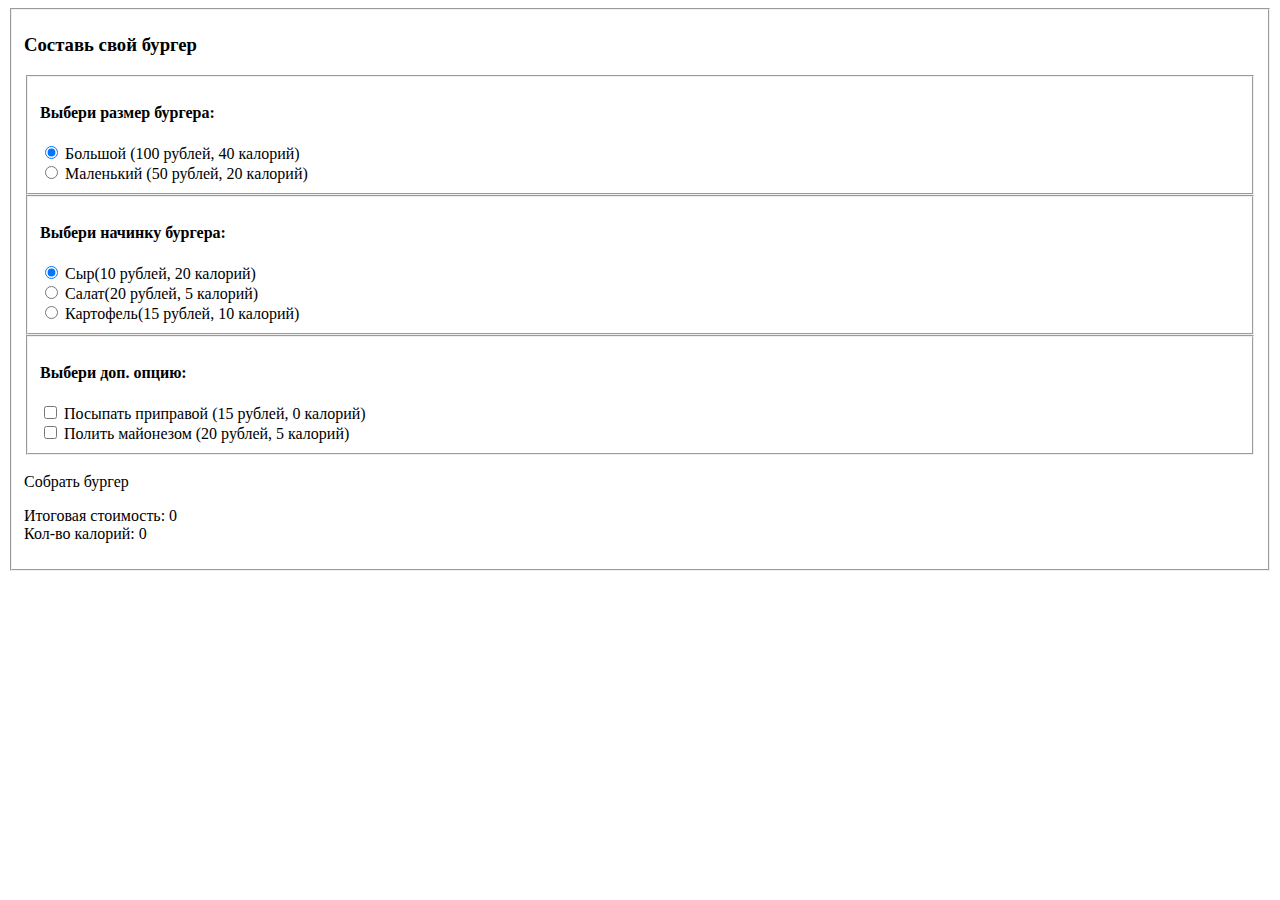
<file: createBurger_js/index.html>
<!DOCTYPE html>
<html lang="en">

<head>
	<meta charset="UTF-8">
	<meta http-equiv="X-UA-Compatible" content="IE=edge">
	<meta name="viewport" content="width=device-width, initial-scale=1.0">
	<title>Сборка бургера</title>
</head>

<body>
	<form action="#" id="hamburger-form">
		<fieldset id="hamburger-fieldset">
			<h3 id="hamburger-top">Составь свой бургер</h3>
			<fieldset class="hamburger-fieldset-inside">
				<h4>Выбери размер бургера:</h4>
				<input type="radio" name="size" id="bigburger" value="Big" class="hamburger-input" data-price="100"
					data-calories="40" checked>
				<label for="bigburger">Большой (100 рублей, 40 калорий)</label><br>
				<input type="radio" name="size" id="smallburger" value="Small" class="hamburger-input" data-price="50"
					data-calories="20">
				<label for="smallburger">Маленький (50 рублей, 20 калорий)</label>
			</fieldset>

			<fieldset class="hamburger-fieldset-inside">
				<h4>Выбери начинку бургера:</h4>
				<input type="radio" name="add" id="cheese" value="Cheese" class="hamburger-input" data-price="10"
					data-calories="20" checked>
				<label for="cheese">Сыр(10 рублей, 20 калорий)</label><br>
				<input type="radio" name="add" id="salad" value="Salad" class="hamburger-input" data-price="20"
					data-calories="5">
				<label for="salad">Салат(20 рублей, 5 калорий)</label><br>
				<input type="radio" name="add" id="potato" value="Potato" class="hamburger-input" data-price="15"
					data-calories="10">
				<label for="potato">Картофель(15 рублей, 10 калорий)</label>
			</fieldset>

			<fieldset class="hamburger-fieldset-inside">
				<h4>Выбери доп. опцию:</h4>
				<input type="checkbox" name="topings" id="seasoning" value="Spices" class="hamburger-input"
					data-price="15" data-calories="0">
				<label for="seasoning" checked>Посыпать приправой (15 рублей, 0 калорий)</label><br>
				<input type="checkbox" name="topings" id="mayonnaise" value="Mayonnaise" class="hamburger-input"
					data-price="20" data-calories="5">
				<label for="mayonnaise" checked>Полить майонезом (20 рублей, 5 калорий)</label>
			</fieldset><br>

			<div style="cursor: pointer;" id="check">Собрать бургер</div>

			<p id="result">Итоговая стоимость: <span id="price">0</span><br>
				Кол-во калорий: <span id="calories">0</span>
			</p>
		</fieldset>
	</form>
	<script src="burgerFactory.js"></script>
	<script>
		window.onload = () => {
			document.getElementById("check").addEventListener("click", () => {
				let burger = new Burger("size", "add", "topings");
				console.log(burger);
				burger.showSum("#price", "#calories");
			});
		}
	</script>
</body>

</html>
</file>
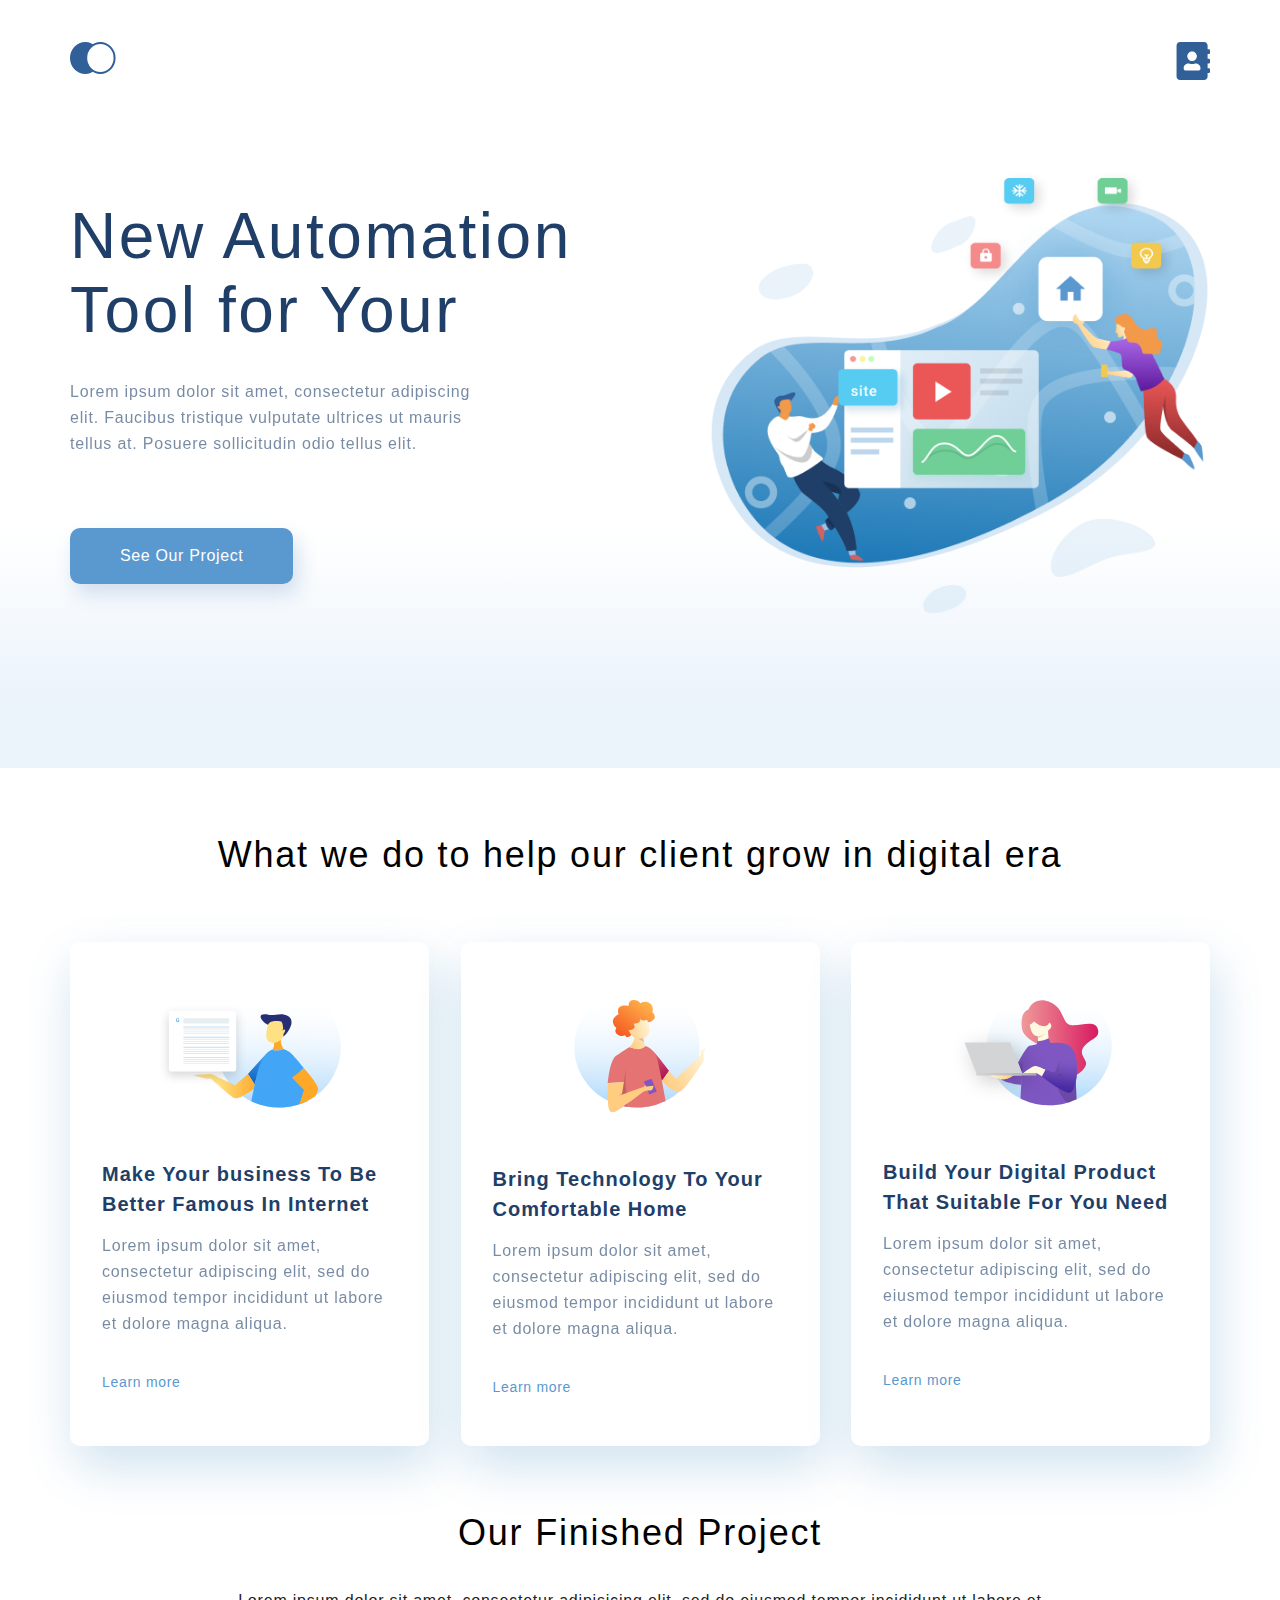
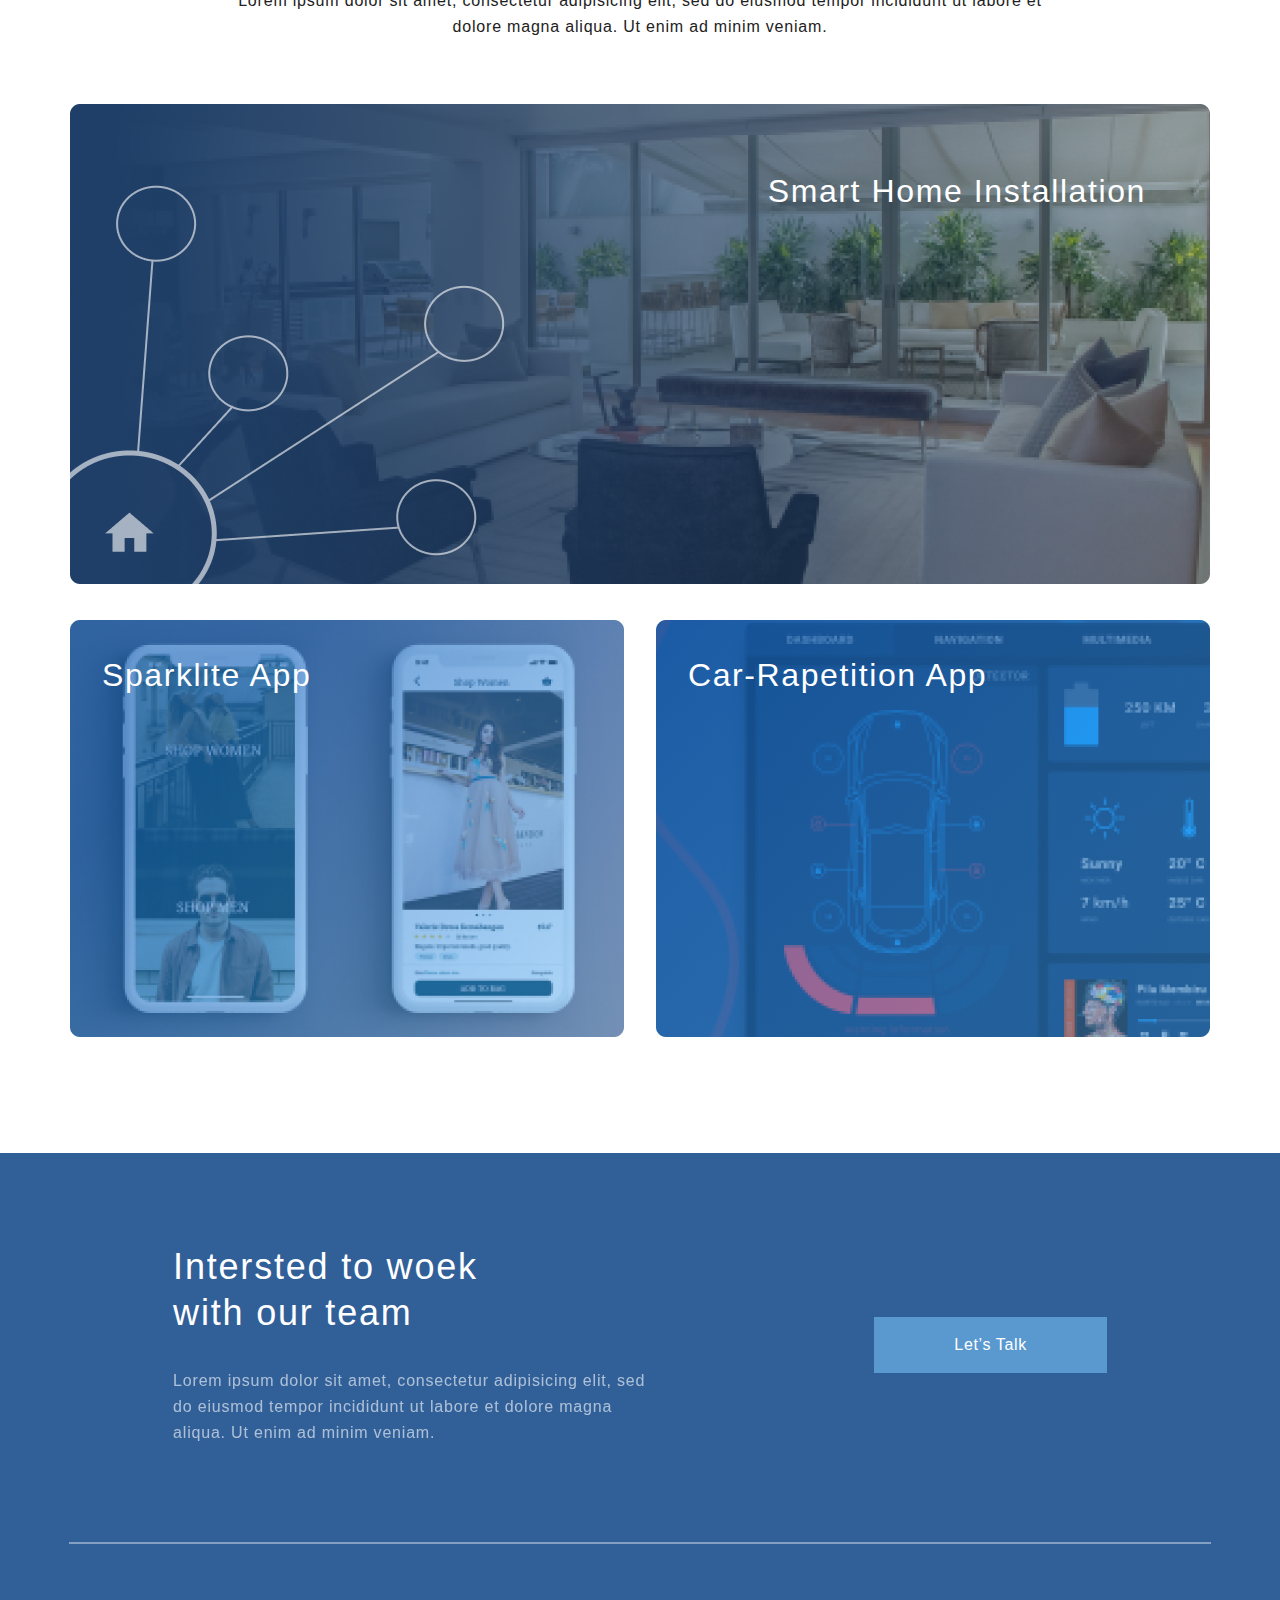
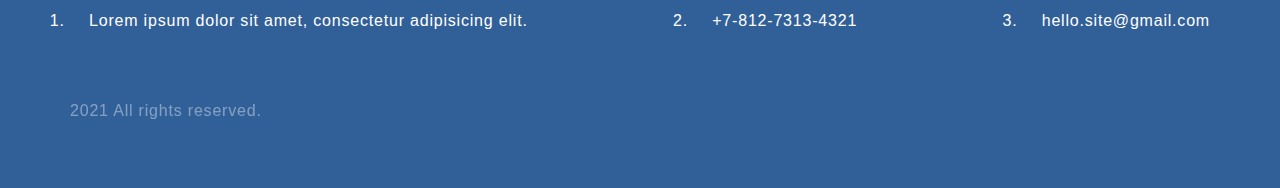
<file: Верстка 2-х страниц сайта/index.html>
<!DOCTYPE html>
<html lang="en">

<head>
    <meta charset="UTF-8">
    <meta http-equiv="X-UA-Compatible" content="IE=edge">
    <meta name="viewport" content="width=device-width, initial-scale=1.0">
    <title>Мой сайт</title>
    <link rel="stylesheet" href="style.css">
</head>

<body>
    <div class="top">
        <div class="container top__box">
            <ul class="header">
                <li><a href="index.html"><img src="images/logo_main.svg" alt="logo"></a></li>
                <li><a href="contacts.html"><img src="images/logo_contacts.svg" alt="contacts"></a></li>
            </ul>
            <div class="top_info">
                <h1 class="top__heading">New Automation Tool for Your</h1>
                <p class="text text_heading">Lorem ipsum dolor sit amet, consectetur adipiscing elit. Faucibus tristique
                    vulputate ultrices ut mauris tellus at. Posuere sollicitudin odio tellus elit.</p>
                <a href="#" class="top__button">See Our Project</a>
            </div>
        </div>
    </div>
    <div class="what-we-do container">
        <h3 class="heading">What we do to help our client grow in digital era</h3>
        <div class="card-box">
            <div class="card">
                <img class="card__img" src="images/card1.svg" alt="card 1">
                <h4 class="heading-mini">Make Your business To Be Better Famous In Internet</h4>
                <p class="text">Lorem ipsum dolor sit amet, consectetur adipiscing elit, sed do eiusmod tempor
                    incididunt ut labore et dolore magna aliqua. </p>
                <a href="#" class="card__link">Learn more</a>
            </div>
            <div class="card">
                <img class="card__img" src="images/card2.svg" alt="card 1">
                <h4 class="heading-mini">Bring Technology To Your Comfortable Home</h4>
                <p class="text">Lorem ipsum dolor sit amet, consectetur adipiscing elit, sed do eiusmod tempor
                    incididunt ut labore et dolore magna aliqua. </p>
                <a href="#" class="card__link">Learn more</a>
            </div>
            <div class="card">
                <img class="card__img" src="images/card3.svg" alt="card 1">
                <h4 class="heading-mini">Build Your Digital Product That Suitable For You Need</h4>
                <p class="text">Lorem ipsum dolor sit amet, consectetur adipiscing elit, sed do eiusmod tempor
                    incididunt ut labore et dolore magna aliqua. </p>
                <a href="#" class="card__link">Learn more</a>
            </div>
        </div>
    </div>
    <div class="project container">
        <h3 class="heading">Our Finished Project</h3>
        <p class="text text_project">Lorem ipsum dolor sit amet, consectetur adipisicing elit, sed do eiusmod tempor
            incididunt ut labore et dolore magna aliqua. Ut enim ad minim veniam.</p>
        <div class="project__item">
            <img class="project_img" src="images/Project-1.png" alt="photo">
            <p class="project__text">Smart Home Installation</p>
        </div>
        <div class="project_parent">
            <div class="project__item project__item_margin">
                <img class=" project_img" src="images/Project-2.png" alt="photo">
                <p class="project__text project__text_margin">Sparklite App</p>
            </div>
            <div class="project__item">
                <img class="project_img" src="images/Project-3.png" alt="photo">
                <p class="project__text project__text_margin">Car-Rapetition App</p>
            </div>
        </div>
    </div>
    <div class="footer">
        <div class="container">
            <div class="footer__top">
                <div class="footer__text">
                    <h3 class="heading footer_heading">Intersted to woek with our team</h3>
                    <p class="text text__footer">Lorem ipsum dolor sit amet, consectetur adipisicing elit, sed do
                        eiusmod tempor
                        incididunt ut labore et dolore magna aliqua. Ut enim ad minim veniam.</p>
                </div>
                <a href="" class="footer_button">Let’s Talk</a>
            </div>
        </div>
        <hr class="container">
        <div class="container">
            <div class="footer_bottom">
                <ol class="footer_info">
                    <li class="footer_list">Lorem ipsum dolor sit amet, consectetur adipisicing elit.</li>
                    <li class="footer_list">+7-812-7313-4321</li>
                    <li class="footer_list">hello.site@gmail.com</li>
                </ol>
                <div class="footer_copy">
                    <p class="text text_copy">2021 All rights reserved.</p>
                </div>
            </div>
        </div>
    </div>
</body>

</html>
</file>
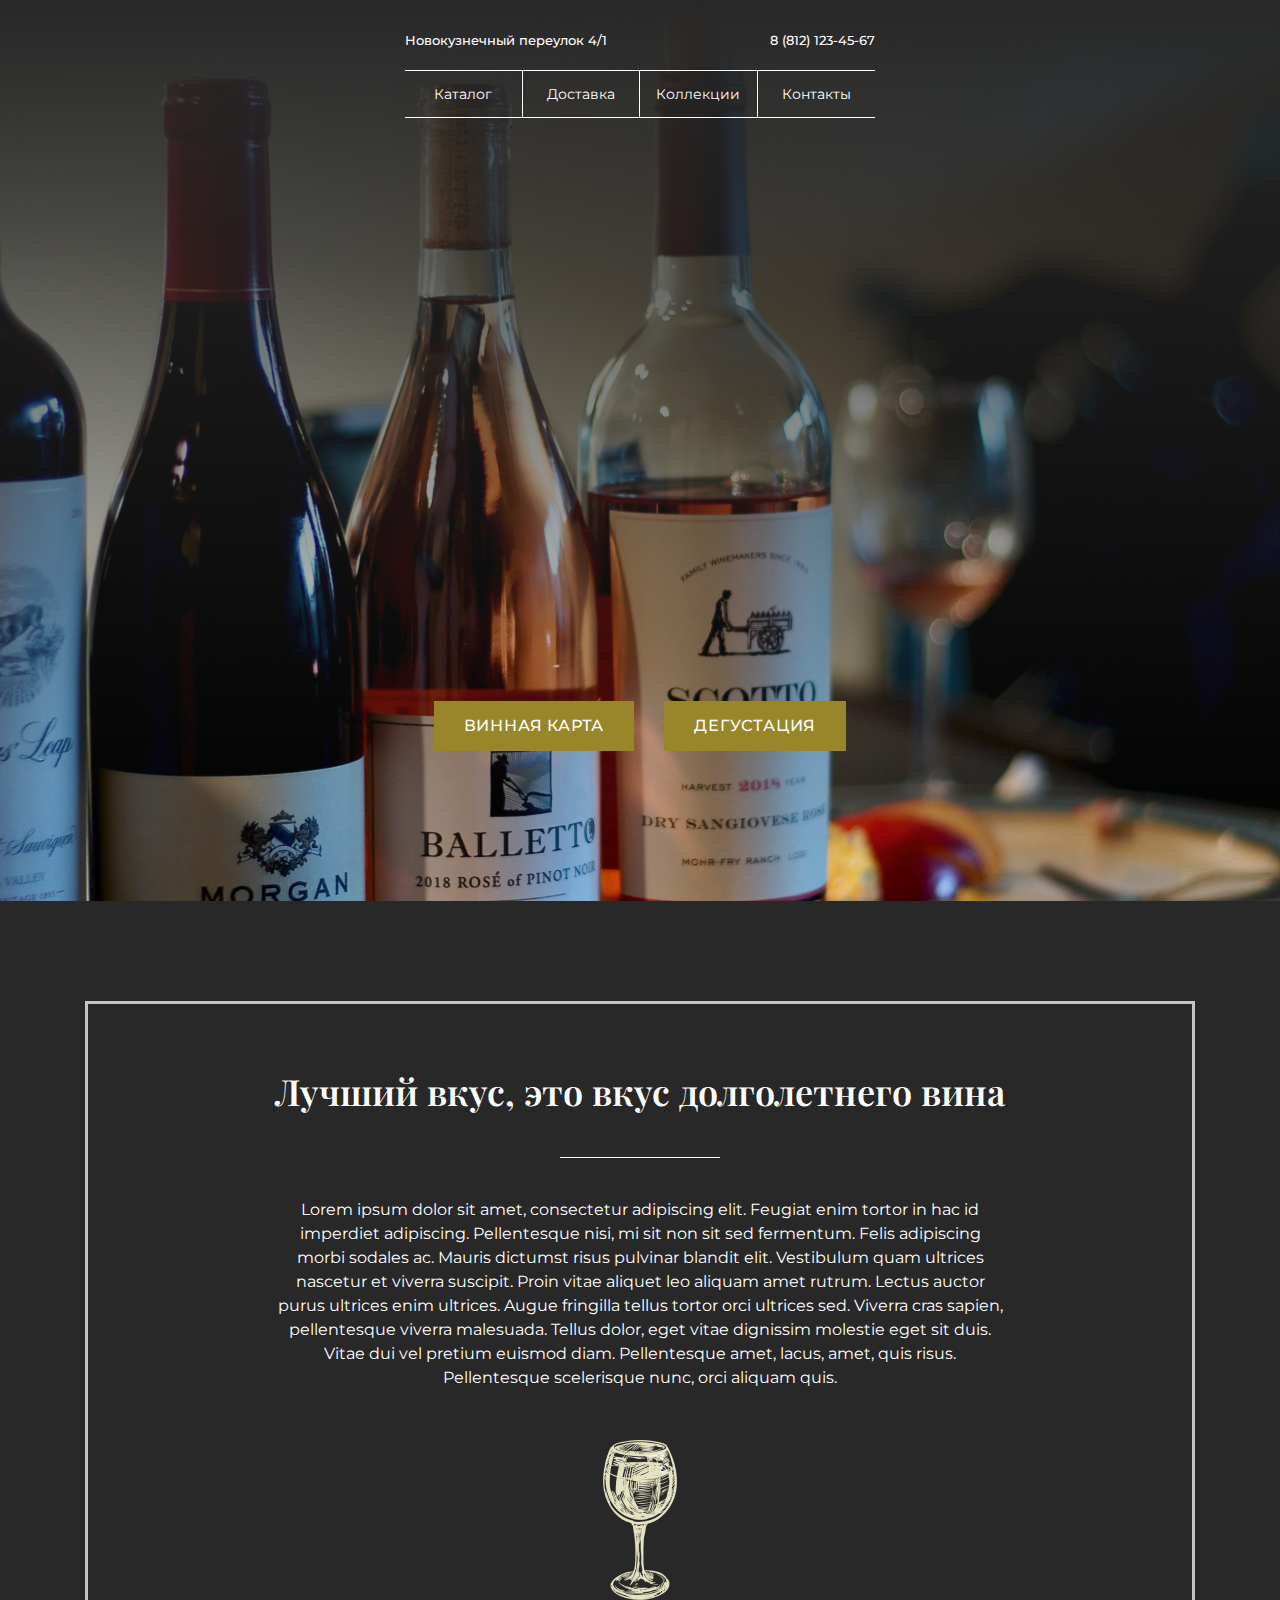
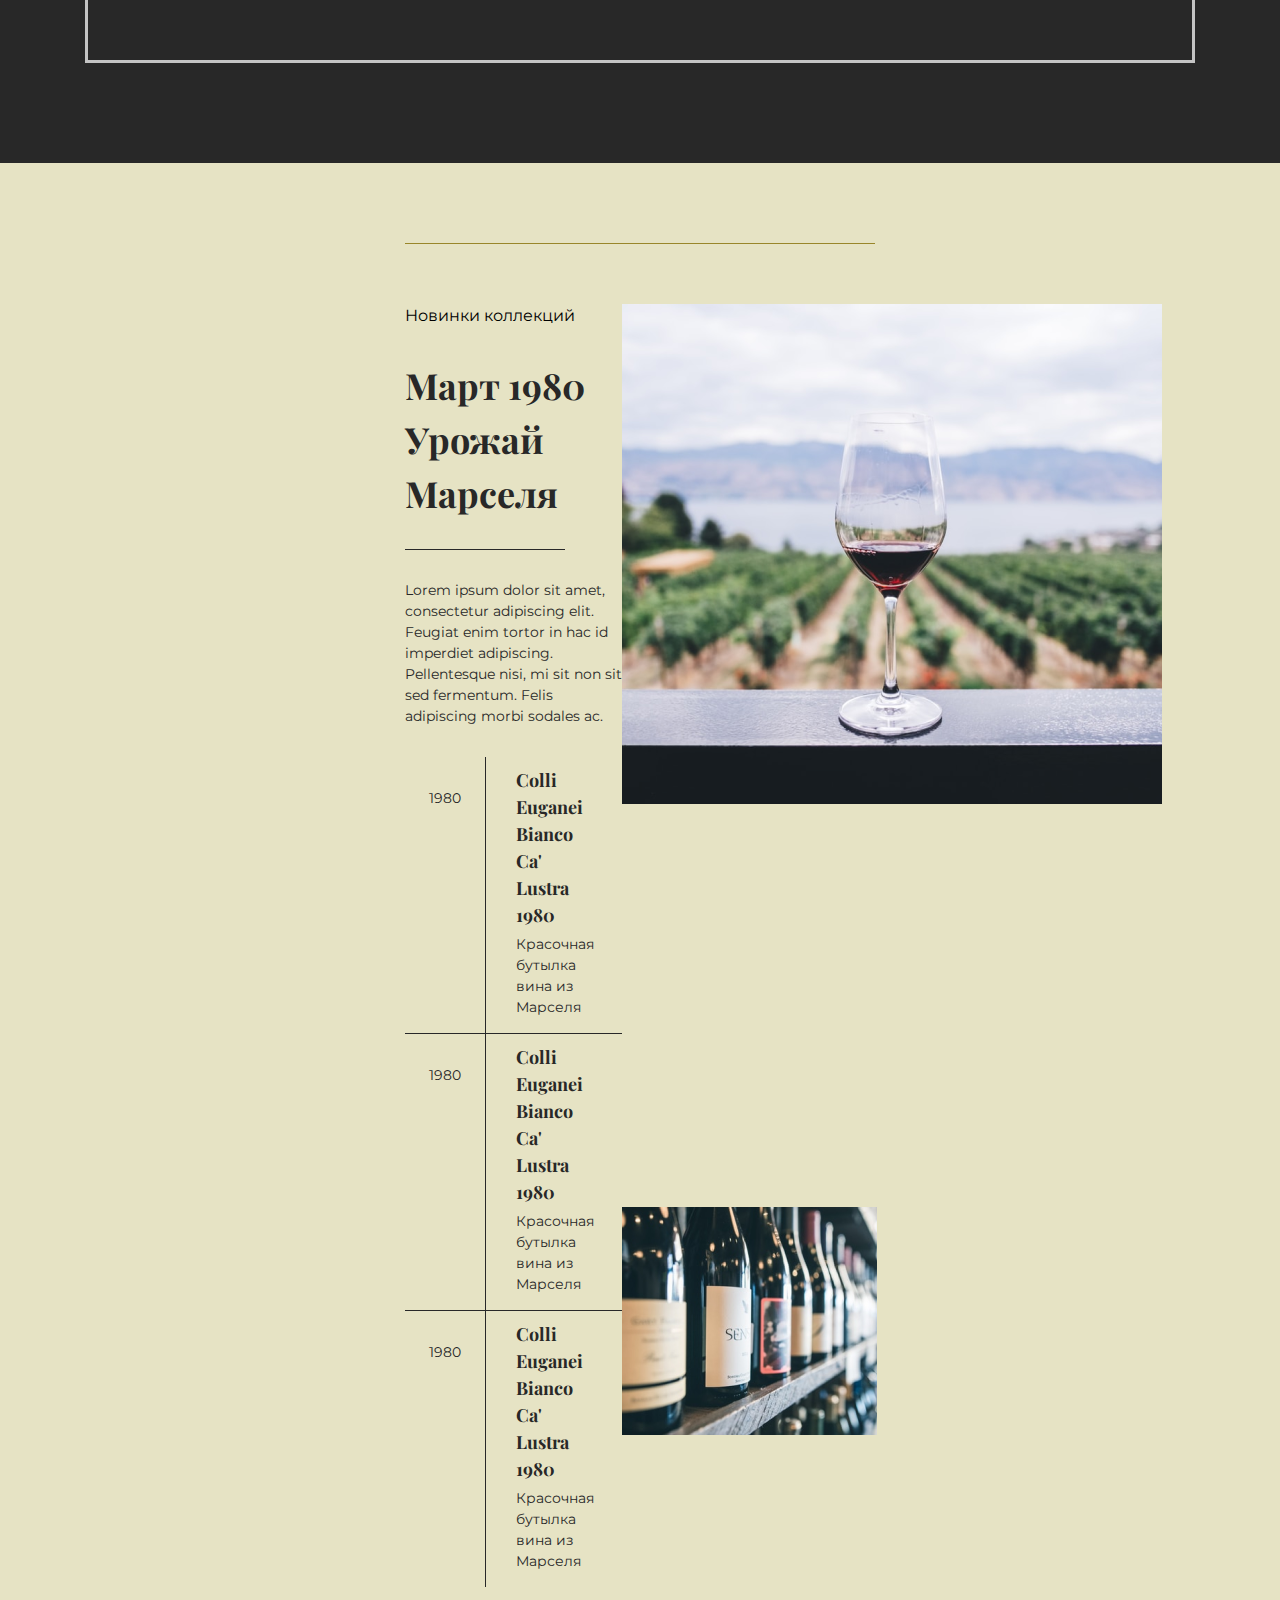
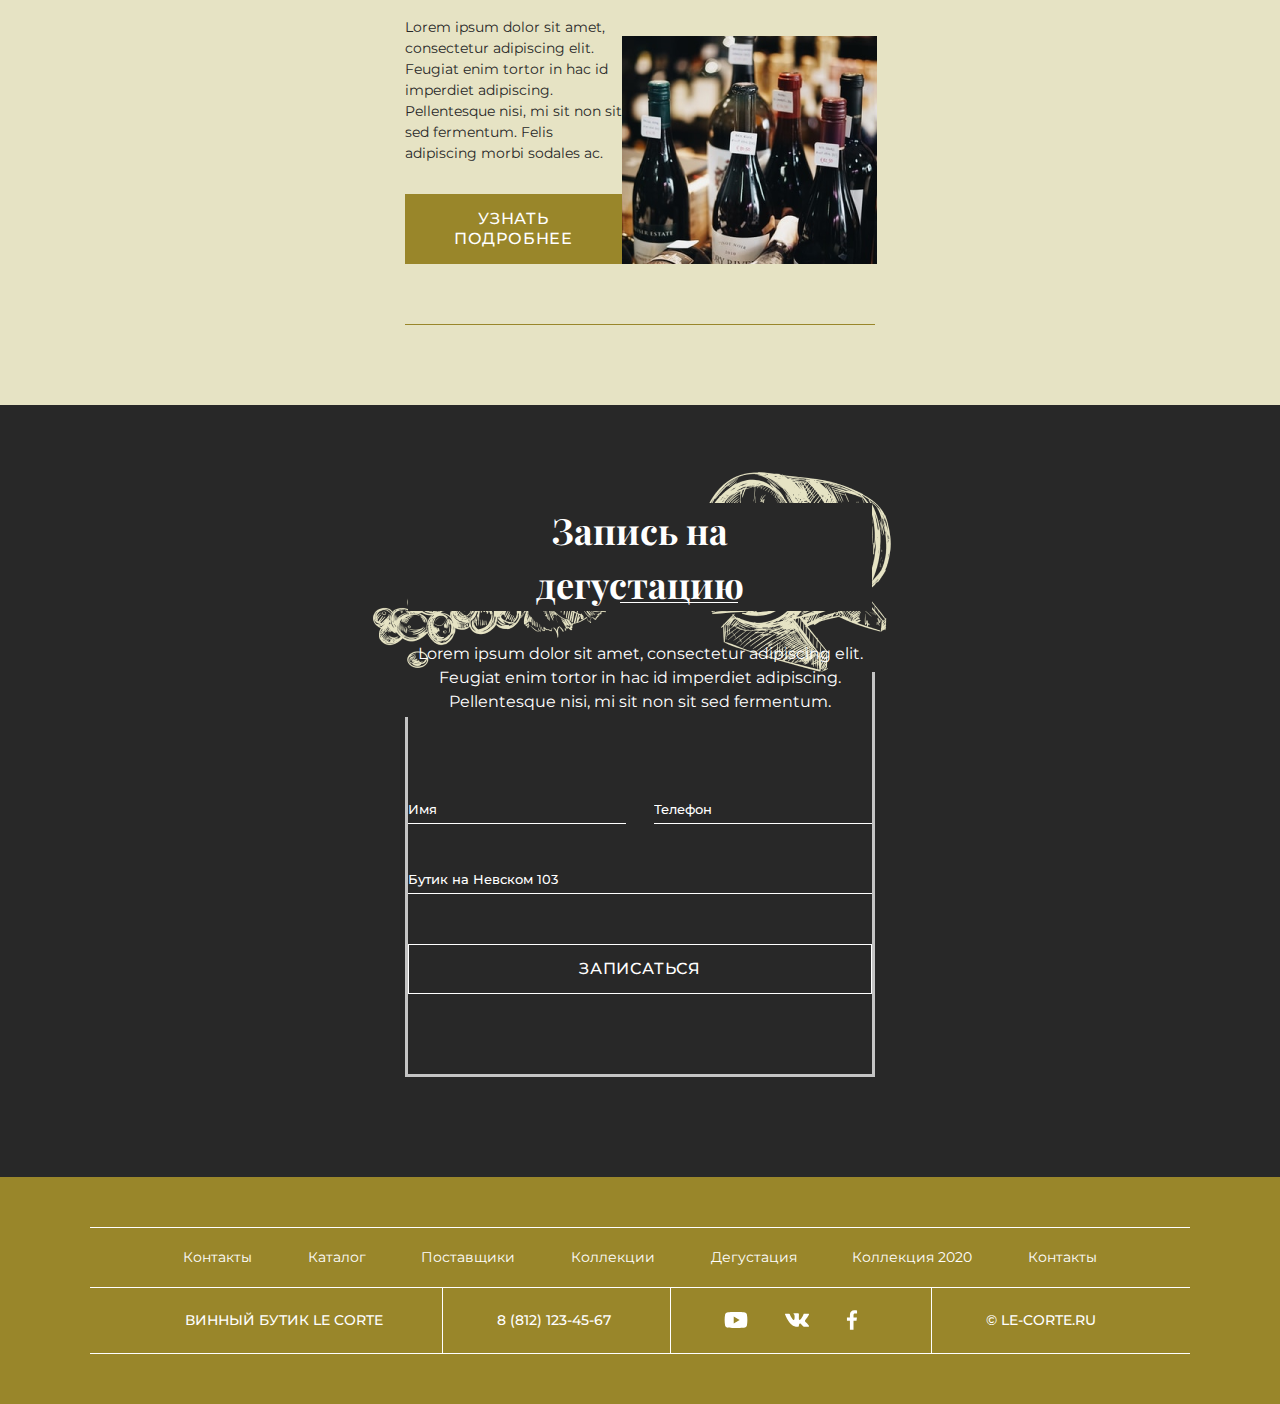
<file: Верстка сайта/Wine/index.html>
<!DOCTYPE html>
<html lang="en">

<head>
	<meta charset="UTF-8">
	<meta http-equiv="X-UA-Compatible" content="IE=edge">
	<meta name="viewport" content="width=device-width, initial-scale=1.0">
	<link rel="stylesheet" href="./css/style.css">
	<title>Wine</title>
</head>

<body>
	<div class="container">
		<header class="header">
			<span class="header__text">Новокузнечный переулок 4/1</span>
			<span class="header__text">8 (812) 123-45-67</span>
			<nav class="header__menu menu">
				<ul class="menu__list">
					<li class="menu__item"><a class="menu__link" href="#">Каталог</a></li>
					<li class="menu__item"><a class="menu__link" href="#">Доставка</a></li>
					<li class="menu__item"><a class="menu__link" href="#">Коллекции</a></li>
					<li class="menu__item"><a class="menu__link" href="#">Контакты</a></li>
				</ul>
			</nav>
			<button class="header__btn">винная карта</button>
			<button class="header__btn">дегустация</button>
		</header>
		<main class="main">
			<section class="article">
				<div class="article__wrp">
					<h2 class="article__title">Лучший вкус, это вкус долголетнего вина</h2>
					<p class="article__text">Lorem ipsum dolor sit amet, consectetur adipiscing elit. Feugiat enim tortor in hac
						id imperdiet adipiscing. Pellentesque nisi, mi sit non sit sed fermentum. Felis adipiscing morbi sodales ac.
						Mauris dictumst risus pulvinar blandit elit. Vestibulum quam ultrices nascetur et viverra suscipit. Proin
						vitae aliquet leo aliquam amet rutrum. Lectus auctor purus ultrices enim ultrices. Augue fringilla tellus
						tortor orci ultrices sed. Viverra cras sapien, pellentesque viverra malesuada. Tellus dolor, eget vitae
						dignissim molestie eget sit duis. Vitae dui vel pretium euismod diam. Pellentesque amet, lacus, amet, quis
						risus. Pellentesque scelerisque nunc, orci aliquam quis.</p>
					<div class="article__img"></div>
				</div>
			</section>
			<section class="collection">
				<div class="collection__container">
					<article class="collection__article wine">
						<span class="wine__caption">Новинки коллекций</span>
						<h2 class="wine__title">Март 1980 Урожай Марселя</h2>
						<p class="wine__text">Lorem ipsum dolor sit amet, consectetur adipiscing elit. Feugiat enim tortor in hac
							id imperdiet adipiscing. Pellentesque nisi, mi sit non sit sed fermentum. Felis adipiscing morbi sodales
							ac.</p>
						<ul class="wine__list">
							<li class="wine__item">
								<span class="item__year">1980</span>
								<div class="item__box">
									<h3 class="item__title">Colli Euganei Bianco Ca' Lustra 1980</h3>
									<div class="item__txt">Красочная бутылка вина из Марселя</div>
								</div>
							</li>
							<li class="wine__item">
								<span class="item__year">1980</span>
								<div class="item__box">
									<h3 class="item__title">Colli Euganei Bianco Ca' Lustra 1980</h3>
									<div class="item__txt">Красочная бутылка вина из Марселя</div>
								</div>
							</li>
							<li class="wine__item">
								<span class="item__year bot">1980</span>
								<div class="item__box bot">
									<h3 class=" item__title">Colli Euganei Bianco Ca' Lustra 1980</h3>
									<div class="item__txt">Красочная бутылка вина из Марселя</div>
								</div>
							</li>
						</ul>
						<p class="wine__text">Lorem ipsum dolor sit amet, consectetur adipiscing elit. Feugiat enim tortor in hac
							id imperdiet adipiscing. Pellentesque nisi, mi sit non sit sed fermentum. Felis adipiscing morbi sodales
							ac.</p>
						<button class="wine__btn">узнать подробнее</button>
					</article>
					<div class="collection__inner">
						<img src="./img/collection-glass.png" alt="a glass of wine" class="collection__inner-img" width="540"
							height="500">
						<img src="./img/collection-wineLeft.png" alt="wine" class="collection__inner-img" width="255" height="228">
						<img src="./img/collection-wine-right.png" alt="wine" class="collection__inner-img" width="255"
							height="228">
					</div>
				</div>
			</section>
			<section class="degustation">
				<div class="degustation__container">
					<div class="degustation__img-grape"></div>
					<div class="degustation__img-barrel"></div>
					<h2 class="degustation__title">Запись на дегустацию</h2>
					<p class="degustation__overview">Lorem ipsum dolor sit amet, consectetur adipiscing elit. Feugiat enim tortor
						in hac id imperdiet adipiscing. Pellentesque nisi, mi sit non sit sed fermentum. </p>
					<form action="#" class="degustation__form form">
						<input type="text" class="form__info" placeholder="Имя">
						<input type="phone" class="form__info" placeholder="Телефон">
						<input type="text" class="form__info adress" placeholder="Бутик на Невском 103">
						<input type="button" class="form__btn" value="Записаться">
					</form>
				</div>
			</section>
		</main>
		<footer class="footer">
			<div class="footer__container">
				<ul class="footer__menu-top">
					<li class="footer__menu-item"><a href="#" class="footer__menu-link">Контакты</a></li>
					<li class="footer__menu-item"><a href="#" class="footer__menu-link">Каталог</a></li>
					<li class="footer__menu-item"><a href="#" class="footer__menu-link">Поставщики</a></li>
					<li class="footer__menu-item"><a href="#" class="footer__menu-link">Коллекции</a></li>
					<li class="footer__menu-item"><a href="#" class="footer__menu-link">Дегустация</a></li>
					<li class="footer__menu-item"><a href="#" class="footer__menu-link">Коллекция 2020</a></li>
					<li class="footer__menu-item"><a href="#" class="footer__menu-link">Контакты</a></li>
				</ul>
				<ul class="footer__menu-bot">
					<li class="footer__menu-item border footer-bot">винный бутик LE CORTE</li>
					<li class="footer__menu-item border footer-bot">8 (812) 123-45-67</li>
					<li class="footer__menu-item border">
						<ul class="social">
							<li class="social__item">
								<a href="#" class="social__link">
									<svg class="social__icon" width="24" height="16" viewBox="0 0 24 16"
										xmlns="http://www.w3.org/2000/svg">
										<path
											d="M22.8956 2.52385C22.7662 2.04288 22.5126 1.60435 22.1604 1.25215C21.8082 0.899951 21.3697 0.646434 20.8888 0.516973C19.1175 0.0375978 12 0.0375977 12 0.0375977C12 0.0375977 4.8825 0.0375978 3.11125 0.516973C2.63028 0.646434 2.19175 0.899951 1.83955 1.25215C1.48735 1.60435 1.23384 2.04288 1.10438 2.52385C0.773644 4.33025 0.613149 6.1637 0.625001 8.0001C0.613149 9.83649 0.773644 11.6699 1.10438 13.4763C1.23384 13.9573 1.48735 14.3958 1.83955 14.748C2.19175 15.1002 2.63028 15.3538 3.11125 15.4832C4.8825 15.9626 12 15.9626 12 15.9626C12 15.9626 19.1175 15.9626 20.8888 15.4832C21.3697 15.3538 21.8082 15.1002 22.1604 14.748C22.5126 14.3958 22.7662 13.9573 22.8956 13.4763C23.2264 11.6699 23.3869 9.83649 23.375 8.0001C23.3869 6.1637 23.2264 4.33025 22.8956 2.52385ZM9.725 11.4126V4.5876L15.6319 8.0001L9.725 11.4126Z" />
									</svg>
								</a>
							</li>
							<li class="social__item">
								<a href="#" class="social__link">
									<svg class="social__icon" width="24" height="14" viewBox="0 0 24 14"
										xmlns="http://www.w3.org/2000/svg">
										<path clip-rule="evenodd"
											d="M21.3624 9.75765C21.3624 9.75765 23.3028 11.6741 23.7828 12.5609C23.7921 12.5736 23.7994 12.5878 23.8044 12.6029C24 12.9305 24.048 13.1873 23.952 13.3769C23.79 13.6901 23.2416 13.8473 23.0556 13.8605H19.626C19.3872 13.8605 18.8904 13.7981 18.2856 13.3805C17.8236 13.0577 17.364 12.5261 16.9188 12.0065C16.254 11.2349 15.6792 10.5653 15.0972 10.5653C15.0237 10.5651 14.9507 10.5773 14.8812 10.6013C14.4408 10.7405 13.8816 11.3681 13.8816 13.0397C13.8816 13.5629 13.4688 13.8605 13.1796 13.8605H11.6088C11.0736 13.8605 8.28719 13.6733 5.81639 11.0681C2.78879 7.87845 0.069586 1.48005 0.043186 1.42365C-0.126014 1.00965 0.229186 0.784049 0.613186 0.784049H4.07639C4.54079 0.784049 4.69199 1.06485 4.79759 1.31685C4.91999 1.60605 5.37359 2.76285 6.11759 4.06245C7.32239 6.17685 8.06279 7.03725 8.65439 7.03725C8.76553 7.03758 8.8748 7.0086 8.97119 6.95325C9.74399 6.52845 9.59999 3.76845 9.56399 3.19965C9.56399 3.08925 9.56279 1.96725 9.16679 1.42485C8.88359 1.03605 8.40119 0.884848 8.10959 0.829648C8.18759 0.716848 8.35319 0.544048 8.56559 0.442048C9.09479 0.178048 10.0512 0.139648 11.0004 0.139648H11.5272C12.5568 0.154048 12.8232 0.220048 13.1976 0.314848C13.9512 0.494848 13.9656 0.983249 13.8996 2.64645C13.8804 3.12165 13.86 3.65685 13.86 4.28685C13.86 4.42125 13.854 4.57125 13.854 4.72365C13.8312 5.57685 13.8012 6.53805 14.4036 6.93285C14.4817 6.98152 14.5719 7.0073 14.664 7.00725C14.8728 7.00725 15.498 7.00725 17.1936 4.09725C17.9376 2.81205 18.5136 1.29645 18.5532 1.18245C18.5868 1.11885 18.6876 0.940048 18.81 0.868048C18.8971 0.821723 18.9946 0.798581 19.0932 0.800849H23.1672C23.6112 0.800849 23.9124 0.868049 23.9712 1.03605C24.0696 1.30845 23.952 2.14005 22.092 4.65525C21.7788 5.07405 21.504 5.43645 21.2628 5.75325C19.5768 7.96605 19.5768 8.07765 21.3624 9.75765Z" />
									</svg>
								</a>
							</li>
							<li class="social__item">
								<a href="#" class="social__link">
									<svg class="social__icon" width="12" height="20" viewBox="0 0 12 20"
										xmlns="http://www.w3.org/2000/svg">
										<path
											d="M7.51341 19.7469V10.8679H10.5088L10.9541 7.39152H7.51341V5.17718C7.51341 4.17402 7.79291 3.48718 9.23266 3.48718H11.057V0.387767C10.1694 0.29264 9.27713 0.246709 8.38441 0.250183C5.73674 0.250183 3.91891 1.86652 3.91891 4.83377V7.38502H0.942993V10.8614H3.92541V19.7469H7.51341Z" />
									</svg>
								</a>
							</li>
						</ul>
					</li>
					<li class="footer__menu-item border footer-bot">&copy le-corte.ru</li>
				</ul>
			</div>
		</footer>
	</div>
</body>

</html>
</file>
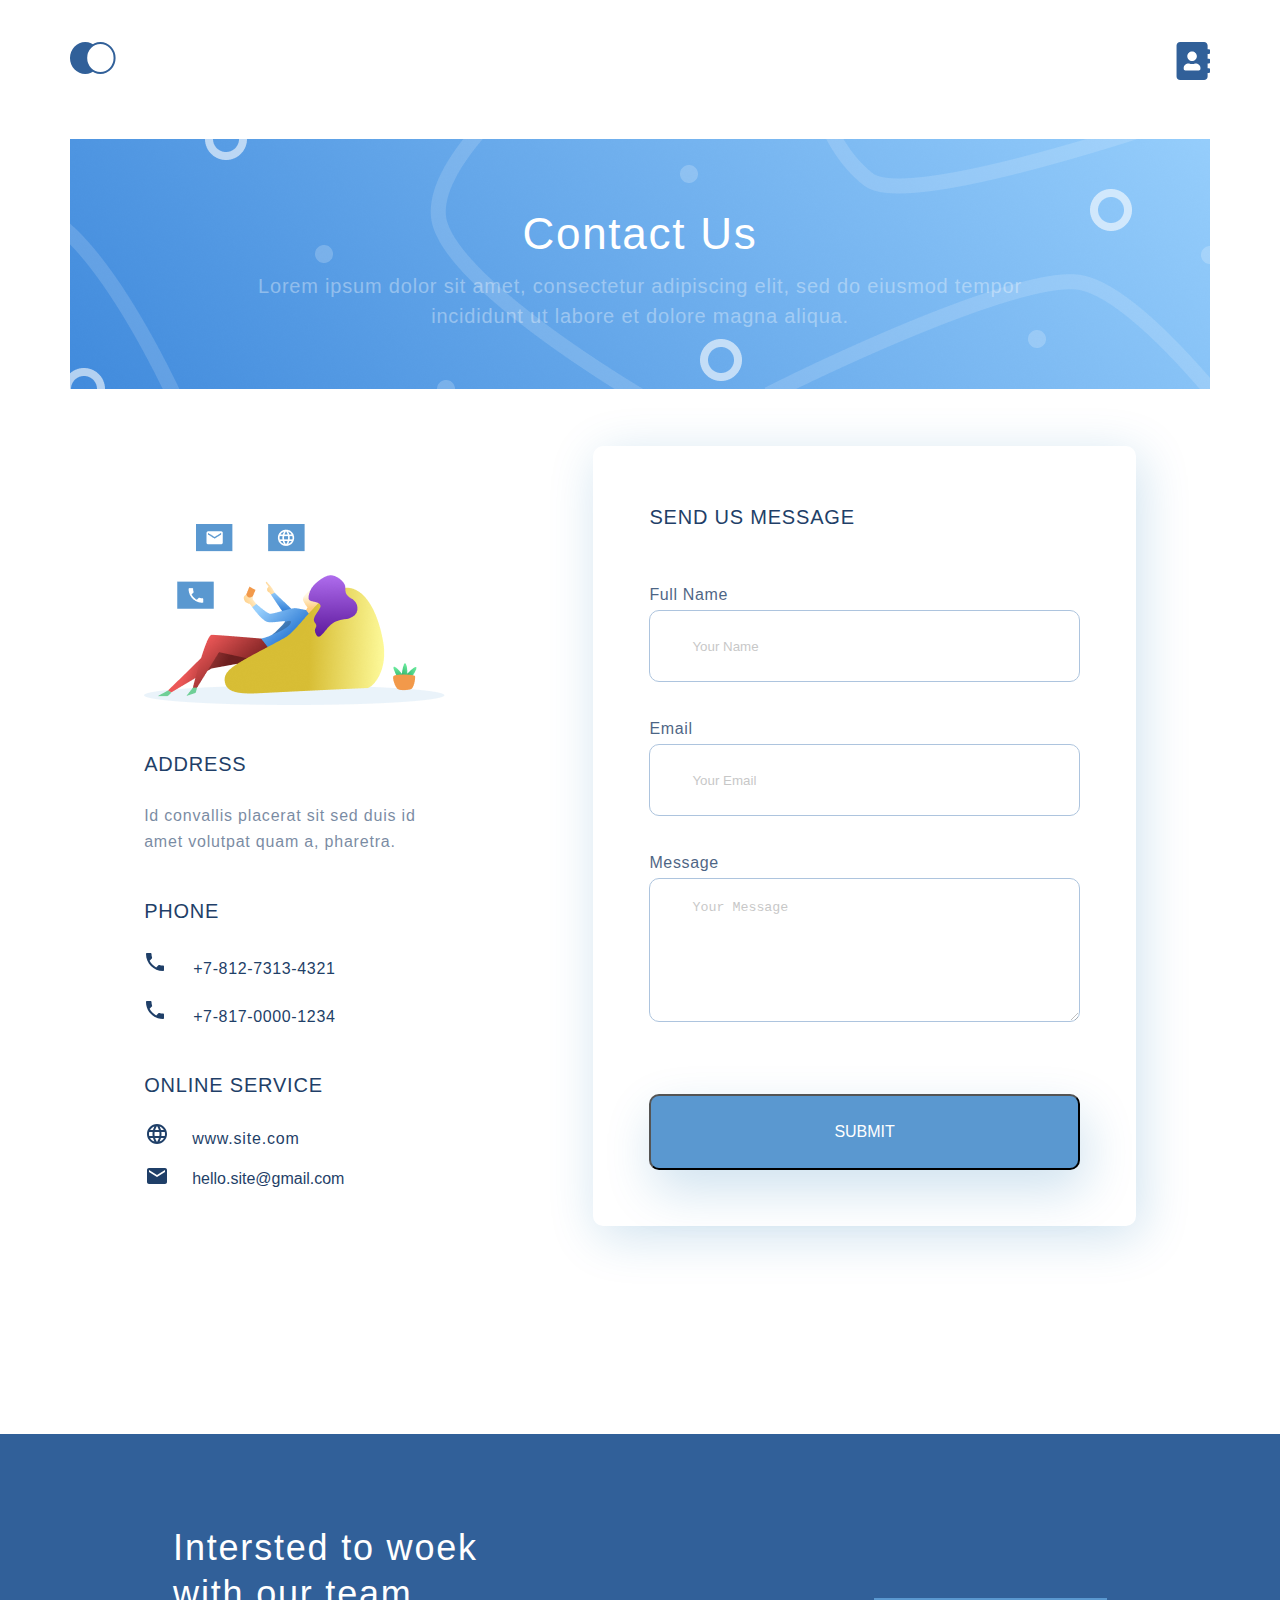
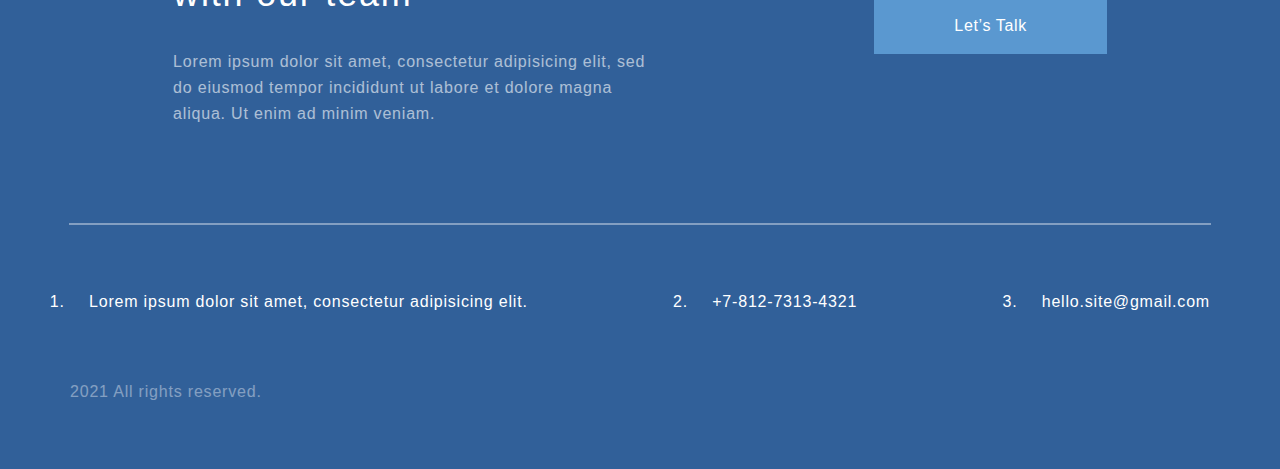
<file: Верстка 2-х страниц сайта/contacts.html>
<!DOCTYPE html>
<html lang="en">

<head>
    <meta charset="UTF-8">
    <meta http-equiv="X-UA-Compatible" content="IE=edge">
    <meta name="viewport" content="width=device-width, initial-scale=1.0">
    <title>Контакты</title>
    <link rel="stylesheet" href="style.css">
</head>

<body>
    <div class="top__box container">
        <ul class="header">
            <li><a href="index.html"><img src="images/logo_main.svg" alt="logo"></a></li>
            <li><a href="contacts.html"><img src="images/logo_contacts.svg" alt="contacts"></a></li>
        </ul>
        <div class="contacts-header">
            <h2 class="heading_cont">Contact Us</h2>
            <p class="text text_cont">Lorem ipsum dolor sit amet, consectetur adipiscing elit, sed do eiusmod tempor
                incididunt ut labore et dolore magna aliqua. </p>
        </div>
    </div>
    <form action="#" class="container main">
        <div class="contacts-info">
            <img class="img_cont" src="images/Cont_main.png" alt="photo">
            <h4 class="heading-mini_cont">ADDRESS</h4>
            <p class="text cont-box">Id convallis placerat sit sed duis id amet volutpat quam a, pharetra.</p>
            <h4 class="heading-mini_cont">PHONE</h4>
            <ul class="phone_cont">
                <li class="list_phone">+7-812-7313-4321</li>
                <li class="list_phone">+7-817-0000-1234</li>
            </ul>
            <h4 class="heading-mini_cont">ONLINE SERVICE</h4>
            <ul class="service">
                <li class="list_websait"><a class="link_websait" href="#" target="_blank">www.site.com</a></li>
                <li class="list_email"><a class="link_websait" href="#" target="_blank">hello.site@gmail.com</a></li>
            </ul>
        </div>
        <div class="form">
            <h4 class="heading-mini_cont text_topform">SEND US MESSAGE</h4>
            <p class="text text__form">Full Name</p> <input class="input" type="text" placeholder="Your Name">
            <p class="text text__form">Email</p> <input class="input" type="email" placeholder="Your Email">
            <p class="text text__form">Message</p>
            <textarea class="area" cols="30" rows="10" placeholder="Your Message"></textarea>
            <button class="submit" type="submit">submit</button>
        </div>
    </form>
    <div class="map container">
        <script async
            src="https://api-maps.yandex.ru/services/constructor/1.0/js/?um=constructor%3Aceab99541f3835f4bf2c904df9ff3e9e2e567fee31db915337a92b666e9d2799&amp;width=940&amp;height=480&amp;lang=ru_RU&amp;scroll=true"></script>
    </div>
    <div class="footer">
        <div class="container">
            <div class="footer__top">
                <div class="footer__text">
                    <h3 class="heading footer_heading">Intersted to woek with our team</h3>
                    <p class="text text__footer">Lorem ipsum dolor sit amet, consectetur adipisicing elit, sed do
                        eiusmod tempor
                        incididunt ut labore et dolore magna aliqua. Ut enim ad minim veniam.</p>
                </div>
                <a href="" class="footer_button">Let’s Talk</a>
            </div>
        </div>
        <hr class="container">
        <div class="container">
            <div class="footer_bottom">
                <ol class="footer_info">
                    <li class="footer_list">Lorem ipsum dolor sit amet, consectetur adipisicing elit.</li>
                    <li class="footer_list">+7-812-7313-4321</li>
                    <li class="footer_list">hello.site@gmail.com</li>
                </ol>
                <div class="footer_copy">
                    <p class="text text_copy">2021 All rights reserved.</p>
                </div>
            </div>
        </div>
    </div>
</body>

</html>
</file>
<file: Верстка 2-х страниц сайта/style.css>
* {
  margin: 0;
  padding: 0;
}

.container {
  max-width: 1140px;
  margin: 0 auto;
}

.top {
  min-height: 768px;
  background: -webkit-gradient(linear, left bottom, left top, color-stop(8.84%, #EBF3FB), color-stop(31.12%, rgba(152, 195, 232, 0)));
  background: linear-gradient(0deg, #EBF3FB 8.84%, rgba(152, 195, 232, 0) 31.12%);
}

.top__box {
  display: -webkit-box;
  display: -ms-flexbox;
  display: flex;
  -webkit-box-orient: vertical;
  -webkit-box-direction: normal;
      -ms-flex-direction: column;
          flex-direction: column;
  height: 100%;
}

body {
  font-family: sans-serif;
}

.header {
  display: -webkit-box;
  display: -ms-flexbox;
  display: flex;
  -webkit-box-pack: justify;
      -ms-flex-pack: justify;
          justify-content: space-between;
  list-style-type: none;
  padding-top: 42px;
}

.card-box {
  display: -webkit-box;
  display: -ms-flexbox;
  display: flex;
  -webkit-box-pack: justify;
      -ms-flex-pack: justify;
          justify-content: space-between;
  padding-top: 64px;
  padding-bottom: 64px;
}

.card {
  width: 359px;
  padding: 44px 32px;
  -webkit-box-sizing: border-box;
          box-sizing: border-box;
  background-color: #FFFFFF;
  -webkit-box-shadow: 5px 20px 50px rgba(16, 112, 177, 0.2);
          box-shadow: 5px 20px 50px rgba(16, 112, 177, 0.2);
  border-radius: 10px;
  display: -webkit-box;
  display: -ms-flexbox;
  display: flex;
  -webkit-box-orient: vertical;
  -webkit-box-direction: normal;
      -ms-flex-direction: column;
          flex-direction: column;
}

.card__link {
  font-size: 14px;
  line-height: 30px;
  letter-spacing: 0.05em;
  color: #5A98D0;
  text-decoration: none;
  margin-top: 30px;
}

.card__img {
  -ms-flex-item-align: center;
      -ms-grid-row-align: center;
      align-self: center;
  margin-bottom: 51px;
}

.text {
  font-size: 16px;
  line-height: 26px;
  color: #1F3F68;
  letter-spacing: 0.05em;
  opacity: 0.6;
}

.text_cont {
  width: 780px;
  height: 60px;
  font-size: 20px;
  line-height: 30px;
  text-align: center;
  letter-spacing: 0.04em;
  color: rgba(255, 255, 255, 0.6);
}

.img_cont {
  padding-top: 78px;
}

.heading-mini_cont {
  font-weight: 500;
  font-size: 20px;
  line-height: 30px;
  letter-spacing: 0.04em;
  color: #1F3F68;
  padding-bottom: 24px;
  padding-top: 40px;
}

.phone_cont {
  font-size: 16px;
  line-height: 26px;
  letter-spacing: 0.04em;
  color: #1F3F68;
  display: -webkit-box;
  display: -ms-flexbox;
  display: flex;
  -webkit-box-orient: vertical;
  -webkit-box-direction: normal;
      -ms-flex-direction: column;
          flex-direction: column;
  list-style-type: none;
  list-style-image: url(images/phone.svg);
  padding-left: 30px;
}

.phone_cont :first-child {
  padding-bottom: 16px;
}

.list_phone {
  font-size: 16px;
  padding-left: 19px;
}

.service {
  display: -webkit-box;
  display: -ms-flexbox;
  display: flex;
  -webkit-box-orient: vertical;
  -webkit-box-direction: normal;
      -ms-flex-direction: column;
          flex-direction: column;
  list-style-type: none;
  padding-left: 30px;
}

.list_websait {
  font-size: 16px;
  line-height: 26px;
  letter-spacing: 0.05em;
  color: #1F3F68;
  list-style-image: url(images/websait.svg);
  padding-bottom: 16px;
  padding-left: 18px;
}

.link_websait {
  text-decoration: none;
  color: #1F3F68;
}

.list_email {
  list-style-image: url(images/mail.svg);
  padding-left: 18px;
}

.cont-box {
  width: 299px;
  height: 53px;
}

.form {
  display: -webkit-box;
  display: -ms-flexbox;
  display: flex;
  -webkit-box-orient: vertical;
  -webkit-box-direction: normal;
      -ms-flex-direction: column;
          flex-direction: column;
  max-width: 540px;
  background: #FFFFFF;
  -webkit-box-shadow: 5px 10px 50px rgba(16, 112, 177, 0.2);
          box-shadow: 5px 10px 50px rgba(16, 112, 177, 0.2);
  border-radius: 10px;
  padding: 56px;
}

.text_topform {
  padding: 0;
  padding-bottom: 48px;
  -ms-flex-item-align: start;
      align-self: flex-start;
}

.text__form {
  line-height: 30px;
  letter-spacing: 0.04em;
  opacity: 0.8;
}

.top_info {
  padding-top: 115px;
  background-image: url(images/top__back.png);
  background-repeat: no-repeat;
  background-position: right center;
  -webkit-box-flex: 1;
      -ms-flex-positive: 1;
          flex-grow: 1;
  background-size: 44%;
  padding-bottom: 115px;
}

.top__heading {
  width: 510px;
  font-size: 64px;
  font-weight: 300;
  color: #1F3F68;
  line-height: 74px;
  letter-spacing: 0.04em;
  margin-bottom: 32px;
}

.top__button {
  font-size: 16px;
  line-height: 26px;
  text-align: center;
  letter-spacing: 0.04em;
  color: #FFFFFF;
  background: #5A98D0;
  -webkit-box-shadow: 5px 10px 20px rgba(53, 110, 173, 0.2);
          box-shadow: 5px 10px 20px rgba(53, 110, 173, 0.2);
  border-radius: 10px;
  padding: 15px 50px;
  text-decoration: none;
  display: inline-block;
  margin-top: 71px;
}

.text_heading {
  width: 425px;
}

.text_project {
  width: 75%;
  margin: 32px auto 64px;
  color: #222222;
  opacity: 1;
  text-align: center;
}

.heading_cont {
  font-weight: 500;
  font-size: 44px;
  line-height: 74px;
  text-align: center;
  letter-spacing: 0.04em;
  color: #FFFFFF;
}

.heading {
  font-size: 36px;
  font-weight: 300;
  line-height: 46px;
  letter-spacing: 0.05em;
  text-align: center;
}

.what-we-do {
  padding-top: 64px;
}

.heading-mini {
  font-size: 20px;
  line-height: 30px;
  letter-spacing: 0.05em;
  color: #1F3F68;
  margin-bottom: 14px;
}

.input {
  width: 100%;
  height: 72px;
  border: 1px solid #356EAD;
  -webkit-box-sizing: border-box;
          box-sizing: border-box;
  border-radius: 10px;
  opacity: 0.4;
  margin-bottom: 32px;
  padding-left: 42px;
}

.area {
  width: 100%;
  height: 144px;
  opacity: 0.4;
  border: 1px solid #356EAD;
  -webkit-box-sizing: border-box;
          box-sizing: border-box;
  border-radius: 10px;
  padding-left: 42px;
  padding-top: 21px;
}

.submit {
  padding: 23px 183px;
  background: #5A98D0;
  -webkit-box-shadow: 5px 20px 50px rgba(16, 112, 177, 0.2);
          box-shadow: 5px 20px 50px rgba(16, 112, 177, 0.2);
  border-radius: 10px;
  font-weight: 500;
  font-size: 16px;
  line-height: 26px;
  text-align: center;
  color: #FFFFFF;
  text-transform: uppercase;
  margin-top: 72px;
}

.contacts-header {
  height: 250px;
  text-align: center;
  background-image: url(images/top_cont.png);
  background-repeat: no-repeat;
  background-position: right center;
  -webkit-box-flex: 1;
      -ms-flex-positive: 1;
          flex-grow: 1;
  display: -webkit-box;
  display: -ms-flexbox;
  display: flex;
  -webkit-box-orient: vertical;
  -webkit-box-direction: normal;
      -ms-flex-direction: column;
          flex-direction: column;
  -webkit-box-pack: center;
      -ms-flex-pack: center;
          justify-content: center;
  -webkit-box-align: center;
      -ms-flex-align: center;
          align-items: center;
  margin-top: 55px;
  margin-bottom: 57px;
}

.main {
  display: -webkit-box;
  display: -ms-flexbox;
  display: flex;
  -ms-flex-pack: distribute;
      justify-content: space-around;
  padding-bottom: 96px;
}

.map {
  width: 940px;
}

.project__item {
  position: relative;
  -webkit-box-flex: 1;
      -ms-flex-positive: 1;
          flex-grow: 1;
}

.project_img {
  width: 100%;
}

.project__text {
  font-size: 32px;
  line-height: 46px;
  text-align: right;
  letter-spacing: 0.05em;
  color: #FFFFFF;
  position: absolute;
  top: 64px;
  right: 64px;
}

.project_parent {
  display: -webkit-box;
  display: -ms-flexbox;
  display: flex;
  -webkit-box-pack: justify;
      -ms-flex-pack: justify;
          justify-content: space-between;
  margin-top: 32px;
}

.project__item_margin {
  margin-right: 32px;
}

.project__text_margin {
  text-align: left;
  top: 32px;
  left: 32px;
  right: auto;
}

.footer {
  background: #316099;
  margin-top: 112px;
  padding-top: 91px;
  padding-bottom: 64px;
}

.footer__top {
  padding-bottom: 96px;
  display: -webkit-box;
  display: -ms-flexbox;
  display: flex;
  -ms-flex-pack: distribute;
      justify-content: space-around;
  -webkit-box-align: center;
      -ms-flex-align: center;
          align-items: center;
}

.footer__text {
  width: 495px;
}

.text__footer {
  color: #FFFFFF;
}

.footer_button {
  -ms-flex-item-align: center;
      -ms-grid-row-align: center;
      align-self: center;
  font-size: 16px;
  line-height: 26px;
  letter-spacing: 0.04em;
  color: #FFFFFF;
  padding: 15px 80px;
  background: #5A98D0;
  text-decoration: none;
}

.footer_heading {
  width: 340px;
  font-size: 36px;
  line-height: 46px;
  letter-spacing: 0.05em;
  color: #FFFFFF;
  text-align: left;
  margin-bottom: 32px;
}

.footer_info {
  max-width: 100%;
  display: -webkit-box;
  display: -ms-flexbox;
  display: flex;
  -webkit-box-pack: justify;
      -ms-flex-pack: justify;
          justify-content: space-between;
  -webkit-box-flex: 1;
      -ms-flex-positive: 1;
          flex-grow: 1;
  margin-top: 64px;
}

.footer_list {
  font-size: 16px;
  line-height: 26px;
  letter-spacing: 0.05em;
  color: #FFFFFF;
  padding-left: 19px;
}

.footer_copy {
  margin-top: 64px;
}

hr {
  opacity: 0.4;
  border: 1px solid #FFFFFF;
}

.text_copy {
  font-size: 16px;
  line-height: 26px;
  letter-spacing: 0.05em;
  color: #FFFFFF;
  opacity: 0.4;
}

@media (max-width: 1024px) {
  .container {
    padding-left: 32px;
    padding-right: 32px;
  }
  .top_info {
    background-position: right 280px;
  }
  .card-box {
    -webkit-box-orient: vertical;
    -webkit-box-direction: normal;
        -ms-flex-direction: column;
            flex-direction: column;
    -webkit-box-align: center;
        -ms-flex-align: center;
            align-items: center;
  }
  .card {
    margin-bottom: 32px;
  }
  .footer {
    padding-top: 47px;
  }
  .footer__top {
    -webkit-box-pack: space-evenly;
        -ms-flex-pack: space-evenly;
            justify-content: space-evenly;
  }
  .footer__text {
    width: 336px;
  }
  .footer_info {
    -webkit-box-orient: vertical;
    -webkit-box-direction: normal;
        -ms-flex-direction: column;
            flex-direction: column;
    padding-left: 184px;
  }
  .footer_list {
    padding-bottom: 25px;
    padding-left: 36px;
  }
  .main {
    display: -webkit-box;
    display: -ms-flexbox;
    display: flex;
    -webkit-box-orient: vertical;
    -webkit-box-direction: normal;
        -ms-flex-direction: column;
            flex-direction: column;
    -webkit-box-align: center;
        -ms-flex-align: center;
            align-items: center;
  }
  .contacts-info {
    padding-bottom: 64px;
  }
  .contacts-header {
    margin-bottom: 0;
    margin-top: 46px;
  }
  .header {
    padding: 18px 32px;
  }
  .top__box {
    padding: 0;
  }
  .heading_cont {
    padding-bottom: 32px;
  }
  .text_cont {
    width: 341px;
  }
}

@media (max-width: 667px) {
  .top {
    min-height: 376px;
    padding-bottom: 41px;
    -webkit-box-sizing: border-box;
            box-sizing: border-box;
  }
  .top_info {
    padding-top: 36px;
    display: -webkit-box;
    display: -ms-flexbox;
    display: flex;
    -webkit-box-orient: vertical;
    -webkit-box-direction: normal;
        -ms-flex-direction: column;
            flex-direction: column;
    -webkit-box-align: center;
        -ms-flex-align: center;
            align-items: center;
    background-image: none;
  }
  .header {
    padding-top: 24px;
  }
  .top__heading {
    width: 100%;
    font-size: 32px;
    line-height: 37px;
    margin-bottom: 12px;
    text-align: center;
  }
  .text_heading {
    width: 100%;
    text-align: center;
  }
  .top__button {
    font-size: 12px;
    line-height: 26px;
    padding: 0 8px;
    margin-top: 32px;
  }
  .heading {
    font-size: 24px;
    line-height: 28px;
  }
  .card-box {
    padding: 32px;
  }
  .card {
    width: 100%;
    -webkit-box-sizing: content-box;
            box-sizing: content-box;
  }
  .what-we-do {
    padding-top: 48px;
  }
  .text_project {
    width: 100%;
  }
  .project__text {
    font-size: 16px;
    line-height: 19px;
    top: 16px;
    right: 16px;
  }
  .project__text_margin {
    font-size: 16px;
    line-height: 19px;
    top: 26px;
    left: 16px;
  }
  .project_parent {
    -webkit-box-orient: vertical;
    -webkit-box-direction: normal;
        -ms-flex-direction: column;
            flex-direction: column;
    -webkit-box-align: center;
        -ms-flex-align: center;
            align-items: center;
  }
  .project__item {
    margin: 0;
    padding-top: 16px;
  }
  .heading_cont {
    font-size: 24px;
    line-height: 28px;
  }
  .text_cont {
    font-size: 16px;
    line-height: 30px;
  }
  .form {
    width: 100%;
    -webkit-box-sizing: border-box;
            box-sizing: border-box;
  }
  .submit {
    padding: 15px 55px;
  }
  .map {
    margin: 0;
    padding: 0;
  }
  .footer {
    padding-top: 18px;
    padding-bottom: 32px;
  }
  .footer__top {
    -webkit-box-orient: vertical;
    -webkit-box-direction: normal;
        -ms-flex-direction: column;
            flex-direction: column;
    -ms-flex-pack: distribute;
        justify-content: space-around;
    padding-bottom: 41px;
  }
  .footer_heading {
    font-size: 24px;
    line-height: 28px;
    width: 75%;
    text-align: center;
    margin: 0 auto 32px;
  }
  .text__footer {
    text-align: center;
    width: 100%;
  }
  .footer__text {
    padding-bottom: 40px;
    width: 100%;
  }
  .footer_button {
    padding: 5px 15px;
  }
  .footer_info {
    padding: 0;
    margin-top: 32px;
  }
  .footer_list {
    padding-bottom: 17px;
    padding-left: 23px;
  }
}
/*# sourceMappingURL=style.css.map */
</file>
<file: Верстка сайта/Wine/css/style.css>
@import url("https://fonts.googleapis.com/css2?family=Montserrat:wght@400;500&display=swap");
@import url("https://fonts.googleapis.com/css2?family=Playfair+Display:wght@400;500;600;700&display=swap");
* {
  margin: 0;
  padding: 0;
  -webkit-box-sizing: border-box;
          box-sizing: border-box;
}

.container {
  max-width: 1920px;
  width: 100%;
  margin: 0 auto;
}

.header {
  background-image: url(../img/wine.png);
  background-position: center;
  background-repeat: no-repeat;
  background-size: cover;
  color: #ffffff;
  font-family: "Montserrat";
  font-weight: normal;
  font-style: normal;
  line-height: 126%;
  padding: 30px 405px 150px;
  -webkit-box-sizing: border-box;
          box-sizing: border-box;
  display: -webkit-box;
  display: -ms-flexbox;
  display: flex;
  -ms-flex-wrap: wrap;
      flex-wrap: wrap;
  -webkit-box-pack: center;
      -ms-flex-pack: center;
          justify-content: center;
}

.header__text {
  display: block;
  min-width: 50%;
  font-size: 13px;
  font-weight: 500;
  font-style: normal;
  margin: 0 0 20px 0;
}

.header__text:nth-child(2) {
  text-align: right;
}

.header__menu {
  max-width: 1110px;
  width: 100%;
  font-size: 14px;
}

.header__btn {
  padding: 15px 30px;
  -webkit-box-sizing: border-box;
          box-sizing: border-box;
  background-color: #99862a;
  border: none;
  text-transform: uppercase;
  color: inherit;
  font-family: "Montserrat";
  font-weight: 500;
  font-style: normal;
  font-size: 16px;
  line-height: 20px;
  letter-spacing: 0.05em;
  cursor: pointer;
}

.header__btn:nth-child(4) {
  margin: 0 30px 0 0;
}

.header__btn:hover {
  color: #99862a;
  background-color: #352d2e;
  opacity: 0.8;
  -webkit-transition: 0.4s;
  transition: 0.4s;
}

.header__btn:active {
  color: #ffffff;
  background-color: #99862a;
}

.menu__list {
  list-style-type: none;
  display: -webkit-box;
  display: -ms-flexbox;
  display: flex;
  -webkit-box-pack: center;
      -ms-flex-pack: center;
          justify-content: center;
  -ms-flex-wrap: wrap;
      flex-wrap: wrap;
  margin: 0 0 583px 0;
}

.menu__item {
  max-width: 1110px / 4;
  min-width: 25%;
  padding: 13px 0;
  -webkit-box-sizing: border-box;
          box-sizing: border-box;
  border: 1px solid #ffffff;
  border-left: none;
  text-align: center;
}

.menu__item:last-child {
  border-right: none;
}

.menu__link {
  text-decoration: none;
  color: inherit;
}

.menu__link:hover {
  color: #99862a;
  -webkit-transition: 0.2s;
  transition: 0.2s;
}

.menu__link:active {
  color: #ffffff;
}

.article {
  background-color: #282828;
  padding: 100px 0 100px 0;
  -webkit-box-sizing: border-box;
          box-sizing: border-box;
  color: #ffffff;
  display: -webkit-box;
  display: -ms-flexbox;
  display: flex;
  -webkit-box-pack: center;
      -ms-flex-pack: center;
          justify-content: center;
}

.article__wrp {
  max-width: 1110px;
  width: 100%;
  padding: 60px 187px;
  -webkit-box-sizing: border-box;
          box-sizing: border-box;
  border: 3px solid #c4c4c4;
  display: -webkit-box;
  display: -ms-flexbox;
  display: flex;
  -webkit-box-orient: vertical;
  -webkit-box-direction: normal;
      -ms-flex-direction: column;
          flex-direction: column;
  -webkit-box-align: center;
      -ms-flex-align: center;
          align-items: center;
}

.article__title {
  width: 100%;
  font-family: "Playfair Display";
  font-weight: 600;
  font-style: normal;
  font-size: 36px;
  line-height: 150%;
  margin: 0 0 80px 0;
  position: relative;
}

.article__title::before {
  content: "";
  display: block;
  position: absolute;
  width: 160px;
  height: 1px;
  background-color: #ffffff;
  bottom: -40px;
  right: 285px;
}

.article__text {
  max-width: 733px;
  width: 100%;
  font-family: "Montserrat";
  font-weight: 400;
  font-style: normal;
  font-size: 16px;
  line-height: 150%;
  text-align: center;
  margin: 0 0 50px 0;
}

.article__img {
  width: 160px;
  height: 160px;
  background-image: url(../img/glass.png);
  background-position: center;
  background-size: contain;
  background-repeat: no-repeat;
}

.collection {
  background-color: #e6e3c4;
  padding: 80px 405px;
  -webkit-box-sizing: border-box;
          box-sizing: border-box;
}

.collection__container {
  max-width: 1110px;
  width: 100%;
  border-top: 1px solid #99862a;
  border-bottom: 1px solid #99862a;
  padding: 60px 0;
  display: -webkit-box;
  display: -ms-flexbox;
  display: flex;
  -webkit-box-pack: justify;
      -ms-flex-pack: justify;
          justify-content: space-between;
}

.collection__article {
  max-width: 445px;
  width: 100%;
  display: -webkit-box;
  display: -ms-flexbox;
  display: flex;
  -webkit-box-orient: vertical;
  -webkit-box-direction: normal;
      -ms-flex-direction: column;
          flex-direction: column;
  text-align: left;
}

.collection__inner {
  max-width: 540px;
  width: 100%;
  display: -webkit-box;
  display: -ms-flexbox;
  display: flex;
  -ms-flex-wrap: wrap;
      flex-wrap: wrap;
  -webkit-box-pack: justify;
      -ms-flex-pack: justify;
          justify-content: space-between;
  -webkit-box-align: end;
      -ms-flex-align: end;
          align-items: flex-end;
}

.collection__inner-img:first-child {
  -ms-flex-item-align: start;
      align-self: flex-start;
}

.wine__caption {
  font-family: "Montserrat";
  font-weight: 400;
  font-style: normal;
  font-size: 16px;
  line-height: 150%;
  color: #000000;
  margin: 0 0 30px 0;
}

.wine__title {
  font-family: "Playfair Display";
  font-weight: 700;
  font-size: 36px;
  line-height: 150%;
  color: #282828;
  margin: 0 0 30px 0;
  position: relative;
}

.wine__title::before {
  content: "";
  display: block;
  position: absolute;
  width: 160px;
  height: 1px;
  background-color: #282828;
  bottom: -30px;
  left: 0;
}

.wine__text {
  font-family: "Montserrat";
  font-style: normal;
  font-weight: 400;
  font-size: 14px;
  line-height: 150%;
  color: #282828;
  margin: 30px 0 30px 0;
}

.wine__list {
  list-style-type: none;
  display: -webkit-box;
  display: -ms-flexbox;
  display: flex;
  -webkit-box-orient: vertical;
  -webkit-box-direction: normal;
      -ms-flex-direction: column;
          flex-direction: column;
}

.wine__item {
  display: -webkit-box;
  display: -ms-flexbox;
  display: flex;
}

.wine__btn {
  max-width: 254px;
  width: 100%;
  border: none;
  padding: 15px 29px;
  -webkit-box-sizing: border-box;
          box-sizing: border-box;
  text-align: center;
  background-color: #99862a;
  font-family: "Montserrat";
  font-style: normal;
  font-weight: 500;
  font-size: 16px;
  line-height: 20px;
  letter-spacing: 0.05em;
  text-transform: uppercase;
  color: #ffffff;
  cursor: pointer;
}

.wine__btn:hover {
  color: #99862a;
  background-color: #352d2e;
  opacity: 0.8;
  -webkit-transition: 0.4s;
  transition: 0.4s;
}

.wine__btn:active {
  color: #ffffff;
  background-color: #99862a;
}

.item__year {
  padding: 31px 24px 26px 24px;
  -webkit-box-sizing: border-box;
          box-sizing: border-box;
  border-bottom: 1px solid #282828;
  font-family: "Montserrat";
  font-style: normal;
  font-weight: 400;
  font-size: 14px;
  line-height: 150%;
  color: #282828;
}

.item__box {
  padding: 10px 28px 15px 30px;
  border: 1px solid #282828;
  border-right: none;
  border-top: none;
}

.item__title {
  font-family: "Playfair Display";
  font-size: 18px;
  line-height: 150%;
  color: #282828;
  margin: 0 0 5px 0;
}

.item__txt {
  font-family: "Montserrat";
  font-style: normal;
  font-weight: 400;
  font-size: 14px;
  line-height: 150%;
  color: #282828;
}

.bot {
  border-bottom: none;
}

.degustation {
  background-color: #282828;
  padding: 129px 405px 100px 405px;
  -webkit-box-sizing: border-box;
          box-sizing: border-box;
}

.degustation__container {
  max-width: 1110px;
  width: 100%;
  padding: 65px 0 80px 0;
  -webkit-box-sizing: border-box;
          box-sizing: border-box;
  border: 3px solid #c4c4c4;
  color: #ffffff;
  position: relative;
  display: -webkit-box;
  display: -ms-flexbox;
  display: flex;
  -webkit-box-orient: vertical;
  -webkit-box-direction: normal;
      -ms-flex-direction: column;
          flex-direction: column;
  -webkit-box-align: center;
      -ms-flex-align: center;
          align-items: center;
}

.degustation__img-grape {
  position: absolute;
  width: 260px;
  height: 260px;
  background-image: url(../img/grape.png);
  background-repeat: no-repeat;
  background-size: contain;
  top: -80px;
  left: -35px;
}

.degustation__img-barrel {
  position: absolute;
  width: 260px;
  height: 200px;
  background-image: url(../img/barrel.png);
  background-repeat: no-repeat;
  background-size: contain;
  top: -65px;
  right: -53px;
}

.degustation__title {
  font-family: "Playfair Display";
  font-style: normal;
  font-weight: 700;
  font-size: 36px;
  line-height: 150%;
  text-align: center;
  color: #ffffff;
  margin: 0 0 70px 0;
  position: absolute;
  background-color: #282828;
  top: -34px;
  padding: 0 50px;
  -webkit-box-sizing: border-box;
          box-sizing: border-box;
}

.degustation__overview {
  max-width: 539px;
  width: 100%;
  margin: 40px 0 80px 0;
  text-align: center;
  font-family: "Montserrat";
  font-style: normal;
  font-weight: 400;
  font-size: 16px;
  line-height: 150%;
  position: relative;
}

.degustation__overview::before {
  content: "";
  display: block;
  width: 118px;
  height: 1px;
  background-color: #ffffff;
  position: absolute;
  top: -40px;
  left: 212px;
}

.degustation__form {
  max-width: 541px;
  width: 100%;
  display: -webkit-box;
  display: -ms-flexbox;
  display: flex;
  -webkit-box-pack: justify;
      -ms-flex-pack: justify;
          justify-content: space-between;
  -ms-flex-wrap: wrap;
      flex-wrap: wrap;
}

.form__info {
  width: 47%;
  margin: 0 0 40px 0;
  height: 30px;
  font-family: "Montserrat";
  font-style: normal;
  font-weight: 500;
  font-size: 13px;
  line-height: 150%;
  background: #282828;
  border: none;
  border-bottom: 1px solid #ffffff;
  color: #ffffff;
}

.form__info::-webkit-input-placeholder {
  color: #ffffff;
  opacity: 1;
  -webkit-transition: 0.6s;
  transition: 0.6s;
}

.form__info:-ms-input-placeholder {
  color: #ffffff;
  opacity: 1;
  -webkit-transition: 0.6s;
  transition: 0.6s;
}

.form__info::-ms-input-placeholder {
  color: #ffffff;
  opacity: 1;
  -webkit-transition: 0.6s;
  transition: 0.6s;
}

.form__info::placeholder {
  color: #ffffff;
  opacity: 1;
  -webkit-transition: 0.6s;
  transition: 0.6s;
}

.form__info:focus {
  outline: none;
}

.form__info:focus::-webkit-input-placeholder {
  color: transparent;
  opacity: 0;
  -webkit-transition: 0.6s;
  transition: 0.6s;
}

.form__info:focus:-ms-input-placeholder {
  color: transparent;
  opacity: 0;
  -webkit-transition: 0.6s;
  transition: 0.6s;
}

.form__info:focus::-ms-input-placeholder {
  color: transparent;
  opacity: 0;
  -webkit-transition: 0.6s;
  transition: 0.6s;
}

.form__info:focus::placeholder {
  color: transparent;
  opacity: 0;
  -webkit-transition: 0.6s;
  transition: 0.6s;
}

.form__btn {
  max-width: 541px;
  width: 100%;
  min-height: 50px;
  padding: 14px 0;
  -webkit-box-sizing: border-box;
          box-sizing: border-box;
  background-color: #282828;
  border: 1px solid #ffffff;
  color: #ffffff;
  font-family: "Montserrat";
  font-style: normal;
  font-weight: 500;
  font-size: 16px;
  line-height: 20px;
  letter-spacing: 0.05em;
  text-transform: uppercase;
  cursor: pointer;
}

.form__btn:hover {
  background-color: #99862a;
  -webkit-transition: 0.4s;
  transition: 0.4s;
}

.form__btn:active {
  background-color: #282828;
}

.adress {
  width: 100%;
  margin: 0 0 50px 0;
}

.footer {
  background-color: #99862a;
  padding: 50px 0 50px 0;
  -webkit-box-sizing: border-box;
          box-sizing: border-box;
}

.footer__container {
  margin: 0 auto;
  width: 1100px;
}

.footer__menu-top {
  padding: 19px 93px;
  -webkit-box-sizing: border-box;
          box-sizing: border-box;
  border-top: 1px solid #ffffff;
  border-bottom: 1px solid #ffffff;
  list-style-type: none;
  display: -webkit-box;
  display: -ms-flexbox;
  display: flex;
  -webkit-box-pack: justify;
      -ms-flex-pack: justify;
          justify-content: space-between;
  -ms-flex-wrap: wrap;
      flex-wrap: wrap;
}

.footer__menu-item {
  color: #ffffff;
  display: -webkit-box;
  display: -ms-flexbox;
  display: flex;
  -webkit-box-align: center;
      -ms-flex-align: center;
          align-items: center;
  -webkit-box-pack: center;
      -ms-flex-pack: center;
          justify-content: center;
}

.footer__menu-link {
  font-family: "Montserrat";
  font-style: normal;
  font-weight: 400;
  font-size: 14px;
  line-height: 150%;
  color: white;
  text-decoration: none;
}

.footer__menu-link:hover {
  color: #282828;
  -webkit-transition: 0.2s;
  transition: 0.2s;
}

.footer__menu-link:active {
  color: #ffffff;
}

.footer__menu-bot {
  border-bottom: 1px solid #ffffff;
  padding: 19px 94px 20px 95px;
  -webkit-box-sizing: border-box;
          box-sizing: border-box;
  list-style-type: none;
  display: -webkit-box;
  display: -ms-flexbox;
  display: flex;
  -webkit-box-pack: justify;
      -ms-flex-pack: justify;
          justify-content: space-between;
  -ms-flex-wrap: wrap;
      flex-wrap: wrap;
}

.social {
  display: -webkit-box;
  display: -ms-flexbox;
  display: flex;
  -webkit-box-pack: justify;
      -ms-flex-pack: justify;
          justify-content: space-between;
}

.social__item {
  list-style-type: none;
  margin: 0 35px 0 0;
}

.social__item:last-child {
  margin: 0;
}

.social__link {
  display: block;
  text-align: center;
  width: 26px;
  height: 26px;
  display: -webkit-box;
  display: -ms-flexbox;
  display: flex;
  -webkit-box-align: center;
      -ms-flex-align: center;
          align-items: center;
}

.social__icon {
  fill: white;
}

.social__icon:hover {
  fill: #229cff;
  -webkit-transition: 0.3s;
  transition: 0.3s;
}

.social__icon:active {
  fill: white;
}

.footer-bot {
  font-family: "Montserrat";
  font-style: normal;
  font-weight: 500;
  font-size: 14px;
  text-transform: uppercase;
}

.border:first-child {
  position: relative;
}

.border:first-child::before {
  content: "";
  display: block;
  position: absolute;
  width: 1px;
  height: 66px;
  background-color: #ffffff;
  top: -19px;
  right: -60px;
}

.border:nth-child(2) {
  position: relative;
}

.border:nth-child(2)::before {
  content: "";
  display: block;
  position: absolute;
  width: 1px;
  height: 66px;
  background-color: #ffffff;
  top: -19px;
  right: -60px;
}

.border:nth-child(3) {
  position: relative;
}

.border:nth-child(3)::before {
  content: "";
  display: block;
  position: absolute;
  width: 1px;
  height: 66px;
  background-color: #ffffff;
  top: -19px;
  right: -60px;
}
</file>
